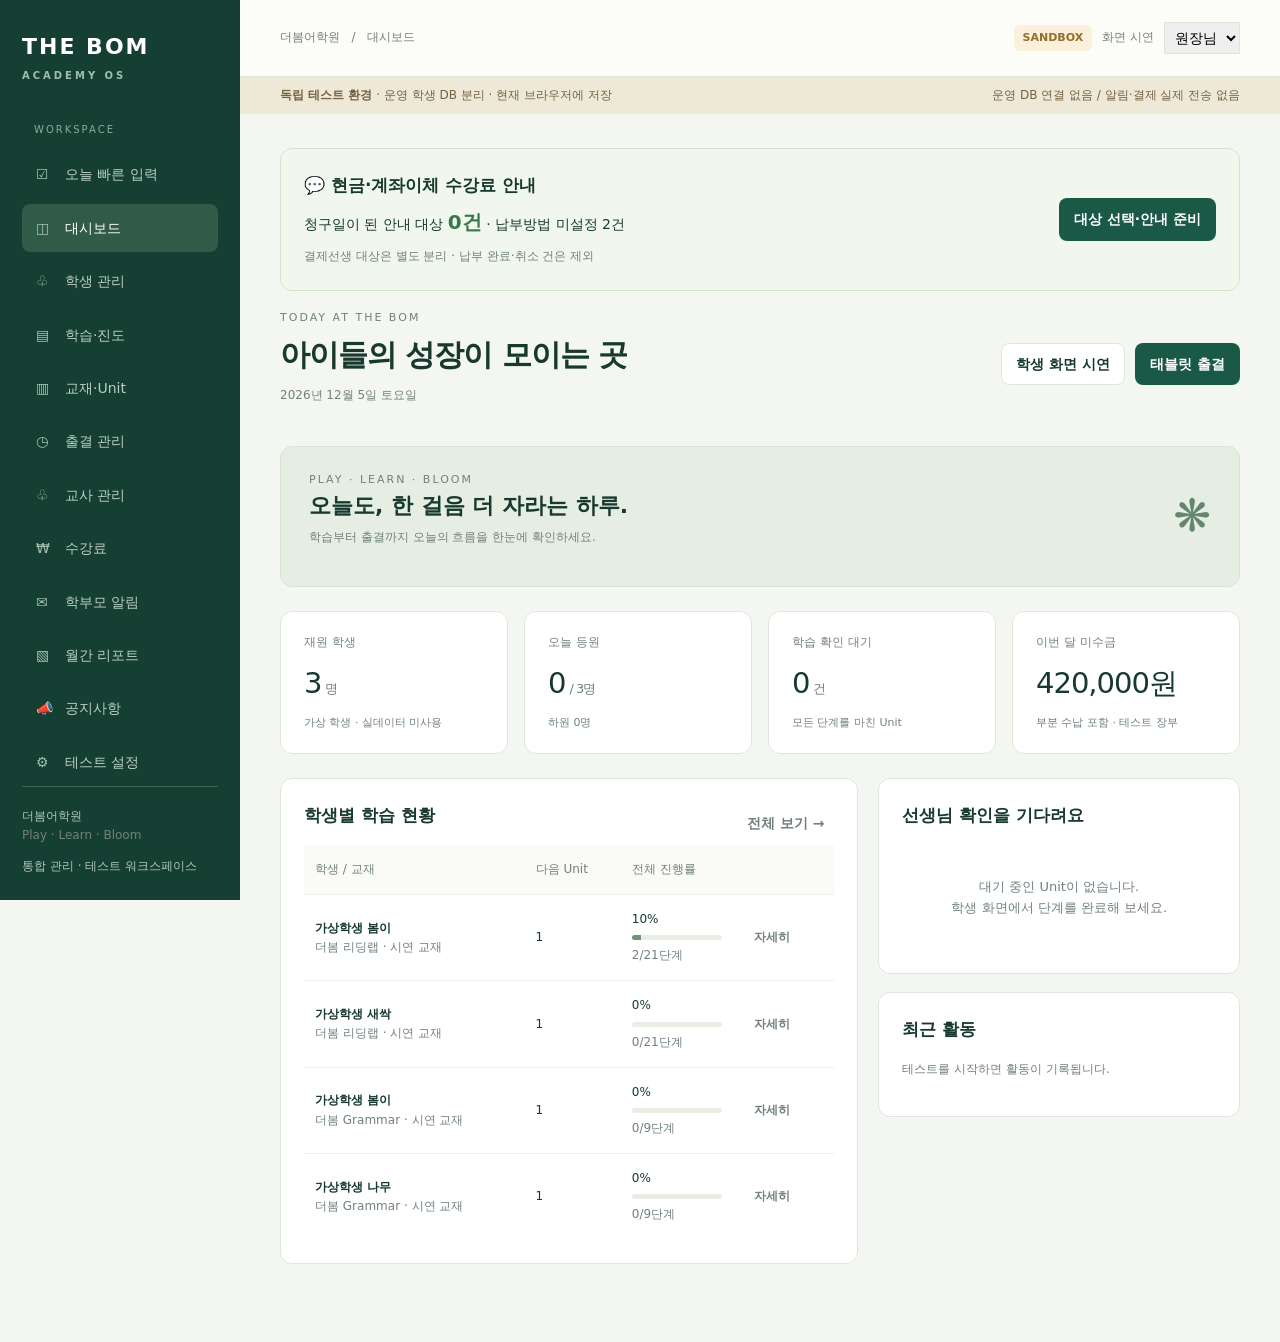
<file: preview/academy-os/index.html>
<!doctype html><html lang="ko"><head><meta charset="utf-8"><meta name="viewport" content="width=device-width,initial-scale=1"><meta name="theme-color" content="#1b5947"><meta http-equiv="Content-Security-Policy" content="default-src 'self'; connect-src 'self'; script-src 'self'; style-src 'self' 'unsafe-inline'; img-src 'self' data: blob:; media-src 'self' data: blob: https:; font-src 'self'; object-src 'none'; base-uri 'none'; form-action 'none'"><title>THE BOM ACADEMY OS · 테스트</title><link rel="stylesheet" href="styles.css?v=20261105sixsend"></head><body><div id="root"></div><div id="toast" role="status" aria-live="polite"></div><dialog id="modal"></dialog><script type="module" src="app.mjs?v=20261105sixsend"></script></body></html>
</file>
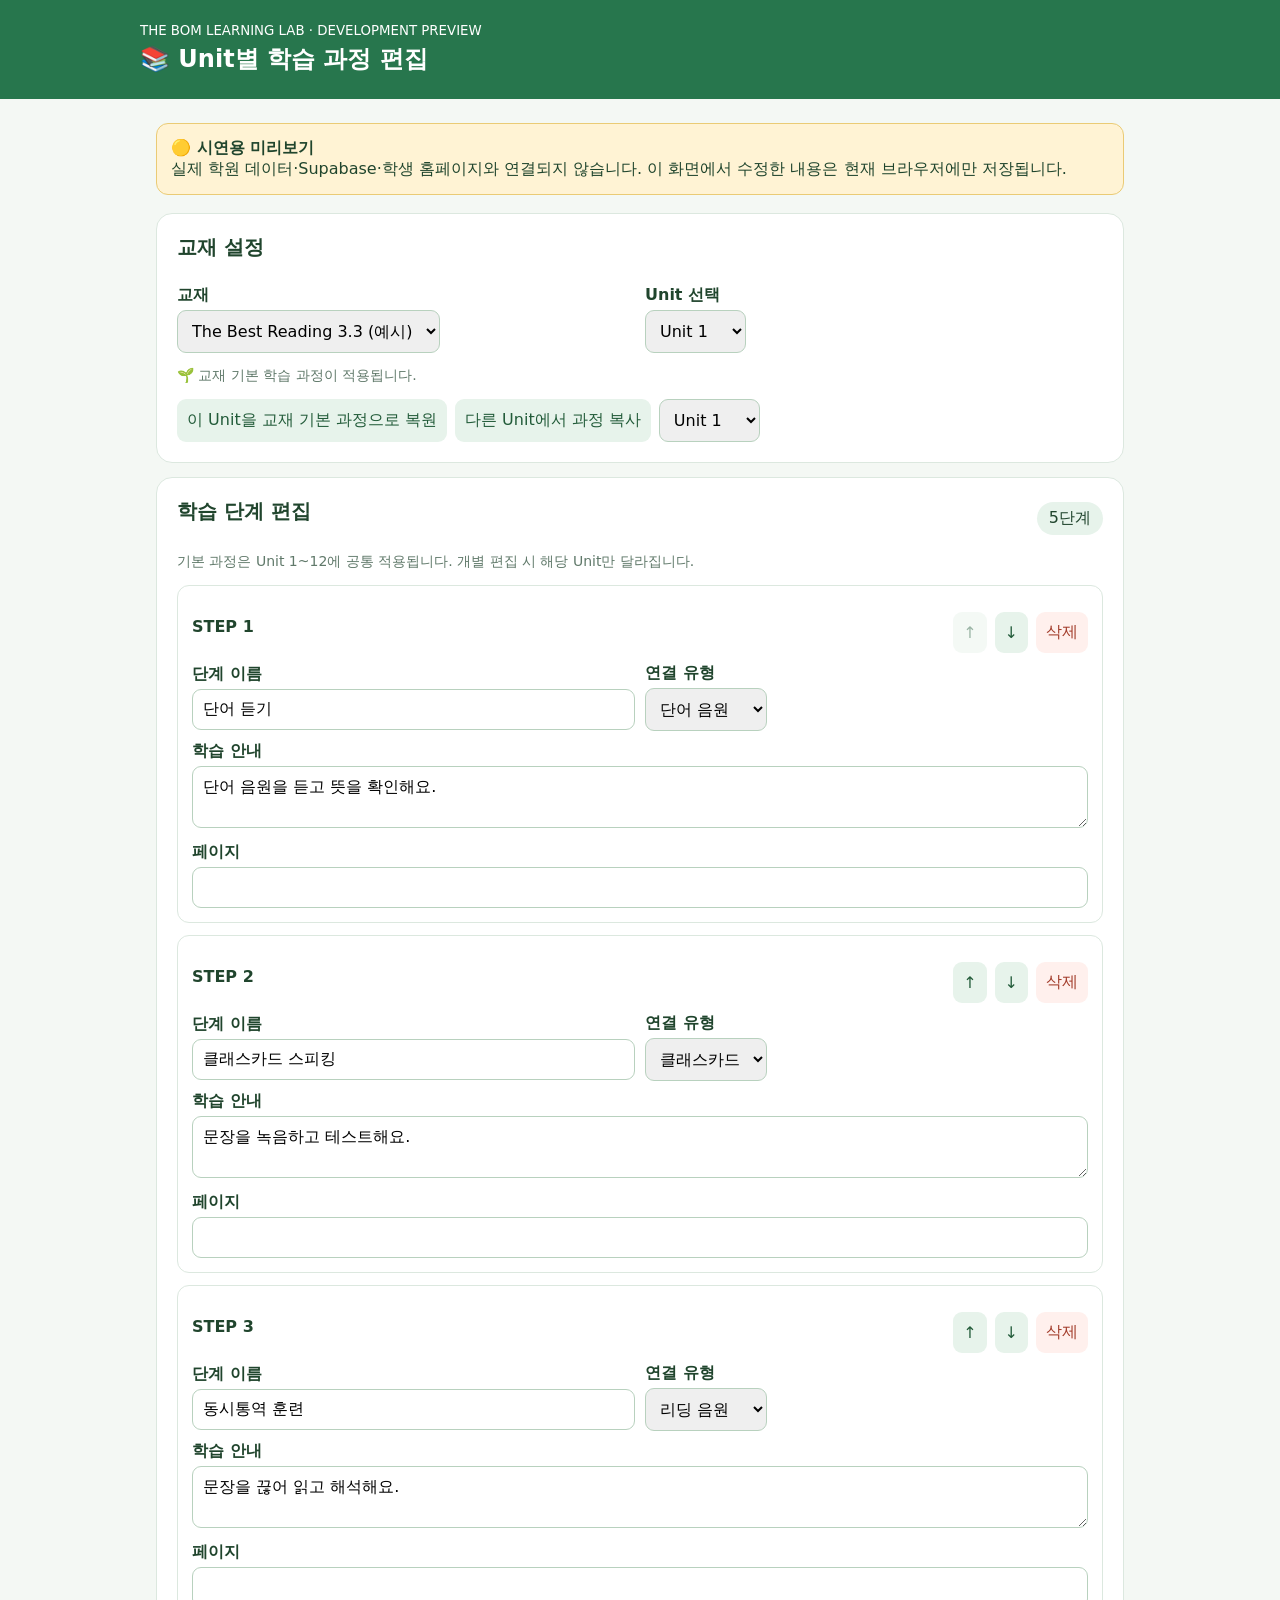
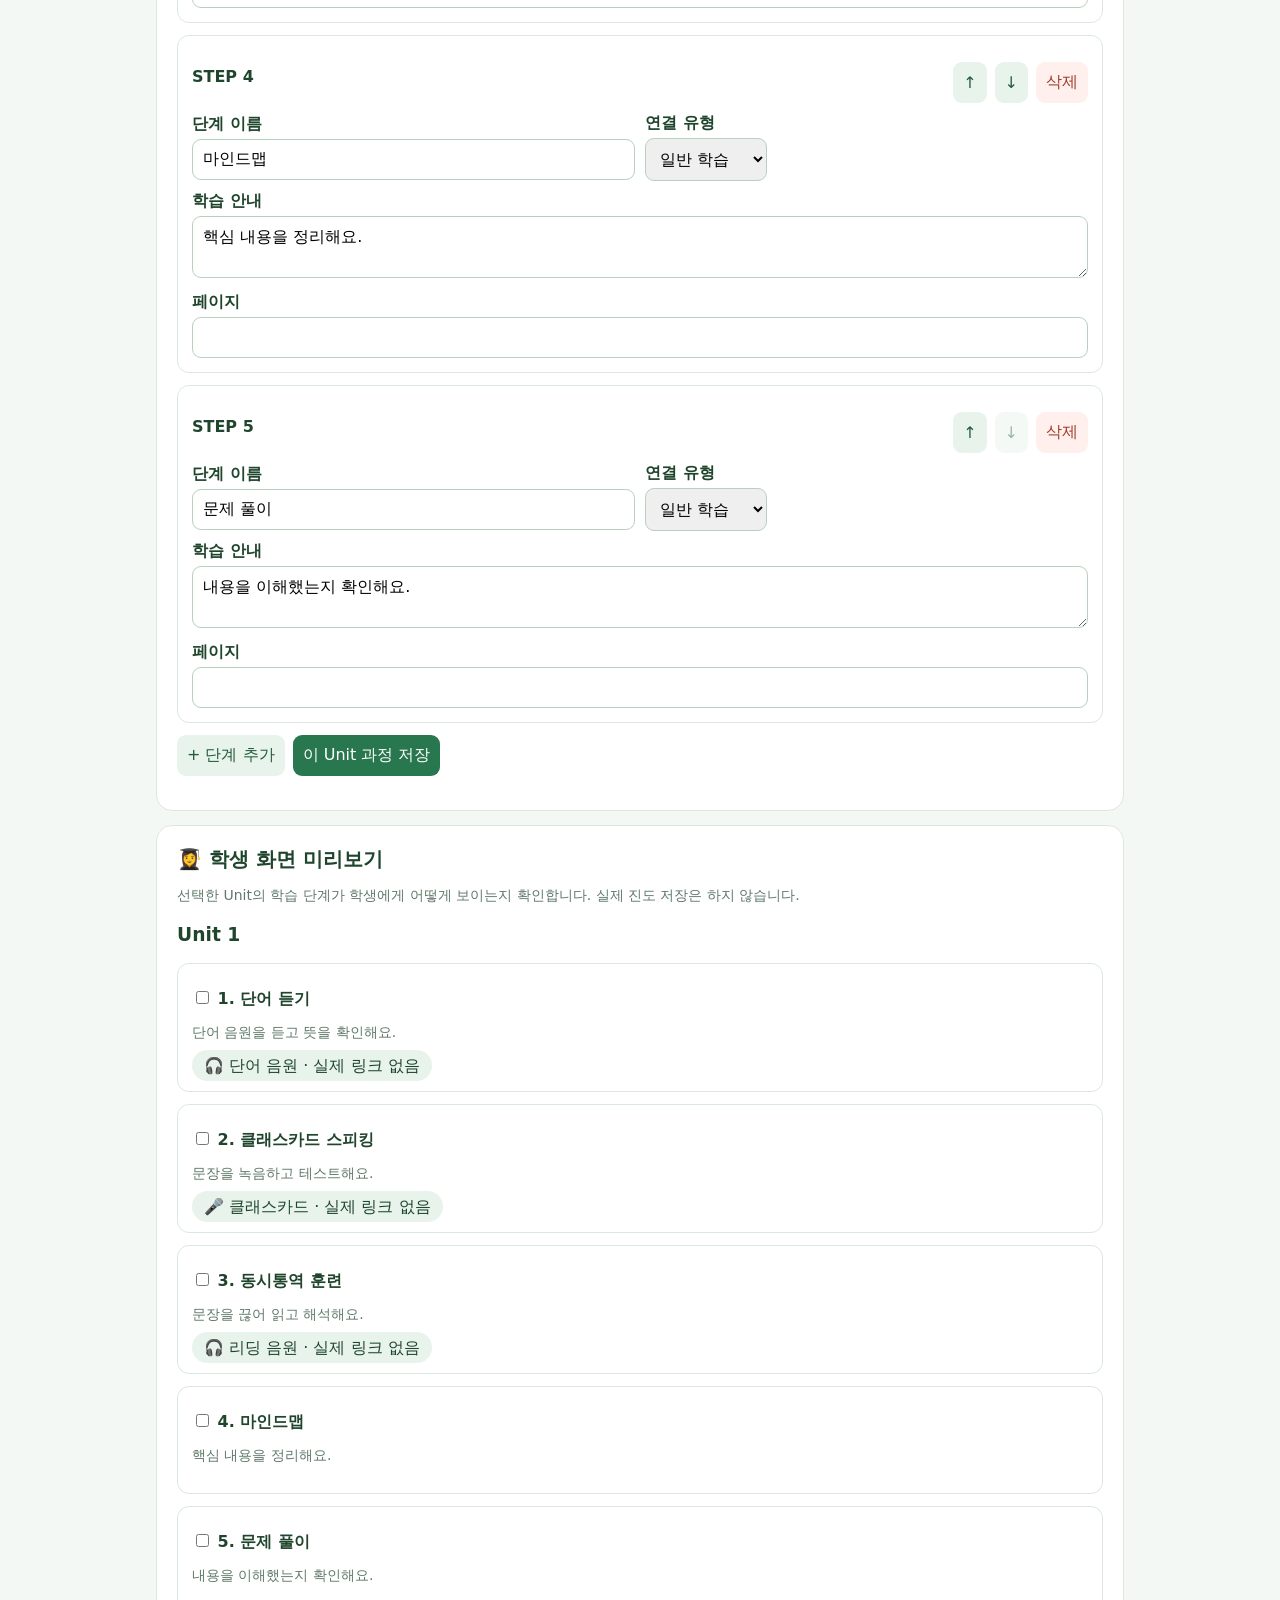
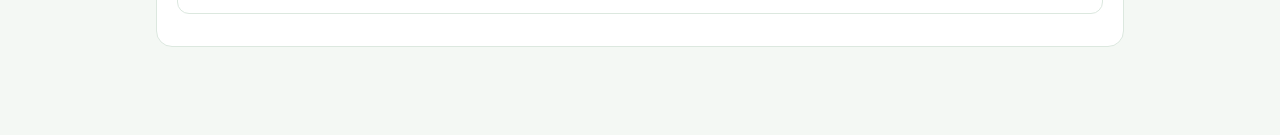
<file: preview/unit-editor-demo.html>
<!doctype html>
<html lang="ko"><head><meta charset="utf-8"><meta name="viewport" content="width=device-width,initial-scale=1"><title>THE BOM · Unit 편집 미리보기</title>
<style>
:root{font-family:system-ui,'Noto Sans KR',sans-serif;color:#20452d;background:#f4f8f4}*{box-sizing:border-box}body{margin:0}header{background:#27764d;color:white;padding:20px max(18px,calc((100vw - 1000px)/2))}header h1{margin:4px 0;font-size:24px}main{max-width:1000px;margin:24px auto;padding:0 16px 50px}.banner{background:#fff3d4;border:1px solid #eacb75;border-radius:12px;padding:14px;margin-bottom:18px}.card{background:white;border:1px solid #dce8df;border-radius:16px;padding:20px;margin:14px 0}.row{display:flex;flex-wrap:wrap;gap:10px;align-items:center}.between{justify-content:space-between}button,select,input,textarea{font:inherit;border:1px solid #b8d1be;border-radius:9px;padding:10px}button{background:#28774f;color:white;border:0;cursor:pointer}button.secondary{background:#e7f3eb;color:#225b39}button.danger{background:#fff0ed;color:#a23b2a}button:disabled{opacity:.45;cursor:not-allowed}select{max-width:100%}label{display:block;font-weight:650;margin:10px 0 4px}.field{flex:1 1 190px}input,textarea{width:100%}textarea{min-height:62px}.step{border:1px solid #dce8df;border-radius:12px;padding:14px;margin:12px 0}.muted{color:#60796a;font-size:14px}.badge{background:#e7f3eb;border-radius:20px;padding:6px 12px}.hidden{display:none}.actions{display:flex;flex-wrap:wrap;gap:8px;margin-top:12px}h2{font-size:20px;margin:0 0 14px}
</style></head><body><header><small>THE BOM LEARNING LAB · DEVELOPMENT PREVIEW</small><h1>📚 Unit별 학습 과정 편집</h1></header><main>
<div class="banner"><strong>🟡 시연용 미리보기</strong><div>실제 학원 데이터·Supabase·학생 홈페이지와 연결되지 않습니다. 이 화면에서 수정한 내용은 현재 브라우저에만 저장됩니다.</div></div>
<section class="card"><h2>교재 설정</h2><div class="row"><div class="field"><label>교재</label><select id="book"><option>The Best Reading 3.3 (예시)</option></select></div><div class="field"><label>Unit 선택</label><select id="unit"></select></div></div><p id="status" class="muted"></p><div class="actions"><button id="reset" class="secondary">이 Unit을 교재 기본 과정으로 복원</button><button id="copy" class="secondary">다른 Unit에서 과정 복사</button><select id="source" aria-label="복사할 Unit"></select></div></section>
<section class="card"><div class="row between"><h2>학습 단계 편집</h2><span class="badge" id="count"></span></div><p class="muted">기본 과정은 Unit 1~12에 공통 적용됩니다. 개별 편집 시 해당 Unit만 달라집니다.</p><div id="steps"></div><div class="actions"><button id="add" class="secondary">+ 단계 추가</button><button id="save">이 Unit 과정 저장</button></div><p id="notice" role="status" class="muted"></p></section>
<section class="card"><h2>👩‍🎓 학생 화면 미리보기</h2><p class="muted">선택한 Unit의 학습 단계가 학생에게 어떻게 보이는지 확인합니다. 실제 진도 저장은 하지 않습니다.</p><div id="student"></div></section>
</main><script>
const key='thebom-unit-preview-v1';
const defaults=[{name:'단어 듣기',desc:'단어 음원을 듣고 뜻을 확인해요.',page:'',kind:'word'},{name:'클래스카드 스피킹',desc:'문장을 녹음하고 테스트해요.',page:'',kind:'classcard'},{name:'동시통역 훈련',desc:'문장을 끊어 읽고 해석해요.',page:'',kind:'reading'},{name:'마인드맵',desc:'핵심 내용을 정리해요.',page:'',kind:''},{name:'문제 풀이',desc:'내용을 이해했는지 확인해요.',page:'',kind:''}];
let overrides={};try{const saved=JSON.parse(localStorage.getItem(key)||'{}');if(saved&&typeof saved==='object'&&!Array.isArray(saved))overrides=saved}catch{}
const $=id=>document.getElementById(id);
const esc=s=>String(s??'').replace(/[&<>"']/g,ch=>({'&':'&amp;','<':'&lt;','>':'&gt;','"':'&quot;',"'":'&#39;'}[ch]));
for(let i=1;i<=12;i++){for(let id of ['unit','source']){let o=document.createElement('option');o.value=i;o.textContent='Unit '+i;$(id).appendChild(o)}}
$('source').value='1';let draft=[];
function selected(){return $('unit').value}function sourceSteps(n){return structuredClone(overrides[n]||defaults)}
function show(){const u=selected();draft=sourceSteps(u);$('status').textContent=overrides[u]?'✏️ 이 Unit은 개별 학습 과정이 적용됩니다.':'🌱 교재 기본 학습 과정이 적용됩니다.';draw()}
function readDraft(){document.querySelectorAll('.step').forEach((el,i)=>{if(!draft[i])return;for(let field of ['name','desc','page','kind'])draft[i][field]=el.querySelector('[data-field="'+field+'"]').value})}
function draw(){const root=$('steps');root.innerHTML=draft.map((s,i)=>'<div class="step"><div class="row between"><strong>STEP '+(i+1)+'</strong><div class="actions"><button class="secondary" data-action="up" data-i="'+i+'" '+(i===0?'disabled':'')+'>↑</button><button class="secondary" data-action="down" data-i="'+i+'" '+(i===draft.length-1?'disabled':'')+'>↓</button><button class="danger" data-action="delete" data-i="'+i+'">삭제</button></div></div><div class="row"><div class="field"><label>단계 이름</label><input data-field="name" value="'+esc(s.name)+'"></div><div class="field"><label>연결 유형</label><select data-field="kind">'+[['','일반 학습'],['word','단어 음원'],['reading','리딩 음원'],['classcard','클래스카드']].map(([v,t])=>'<option value="'+v+'" '+(s.kind===v?'selected':'')+'>'+t+'</option>').join('')+'</select></div></div><label>학습 안내</label><textarea data-field="desc">'+esc(s.desc)+'</textarea><label>페이지</label><input data-field="page" value="'+esc(s.page)+'"></div>').join('');$('count').textContent=draft.length+'단계';preview()}
function preview(){const st=draft;$('student').innerHTML='<h3>Unit '+esc(selected())+'</h3>'+st.map((s,i)=>'<div class="step"><label><input type="checkbox" style="width:auto"> '+(i+1)+'. '+esc(s.name||'(이름 없음)')+'</label><p class="muted">'+esc(s.desc)+'</p>'+(s.kind?'<span class="badge">'+esc({word:'🎧 단어 음원',reading:'🎧 리딩 음원',classcard:'🎤 클래스카드'}[s.kind]||'')+' · 실제 링크 없음</span>':'')+'</div>').join('')}
$('unit').addEventListener('change',show);
$('steps').addEventListener('input',()=>{readDraft();preview()});
$('steps').addEventListener('change',()=>{readDraft();preview()});
$('steps').addEventListener('click',e=>{const btn=e.target.closest('button[data-action]');if(!btn)return;readDraft();const i=Number(btn.dataset.i),act=btn.dataset.action;if(act==='delete'){if(draft.length===1)return alert('최소 한 단계가 필요합니다.');draft.splice(i,1)}else{const j=i+(act==='up'?-1:1);if(j<0||j>=draft.length)return;[draft[i],draft[j]]=[draft[j],draft[i]]}draw()});
$('add').onclick=()=>{readDraft();draft.push({name:'',desc:'',page:'',kind:''});draw()};
$('save').onclick=()=>{readDraft();if(draft.some(x=>!x.name.trim()))return alert('모든 단계 이름을 입력해 주세요.');overrides[selected()]=structuredClone(draft);localStorage.setItem(key,JSON.stringify(overrides));$('notice').textContent='시연용 저장 완료! 실제 데이터에는 반영되지 않았습니다.';show()};
$('reset').onclick=()=>{if(!confirm('이 Unit의 시연용 개별 설정을 초기화할까요?'))return;delete overrides[selected()];localStorage.setItem(key,JSON.stringify(overrides));$('notice').textContent='기본 과정으로 복원했습니다.';show()};
$('copy').onclick=()=>{readDraft();const n=$('source').value;if(!confirm('Unit '+n+'의 학습 과정을 현재 Unit '+selected()+'으로 복사할까요? (저장 버튼을 눌러야 확정됩니다.)'))return;draft=sourceSteps(n);draw();$('notice').textContent='복사했습니다. 확인 후 저장하세요.'};
show();
</script></body></html>
</file>
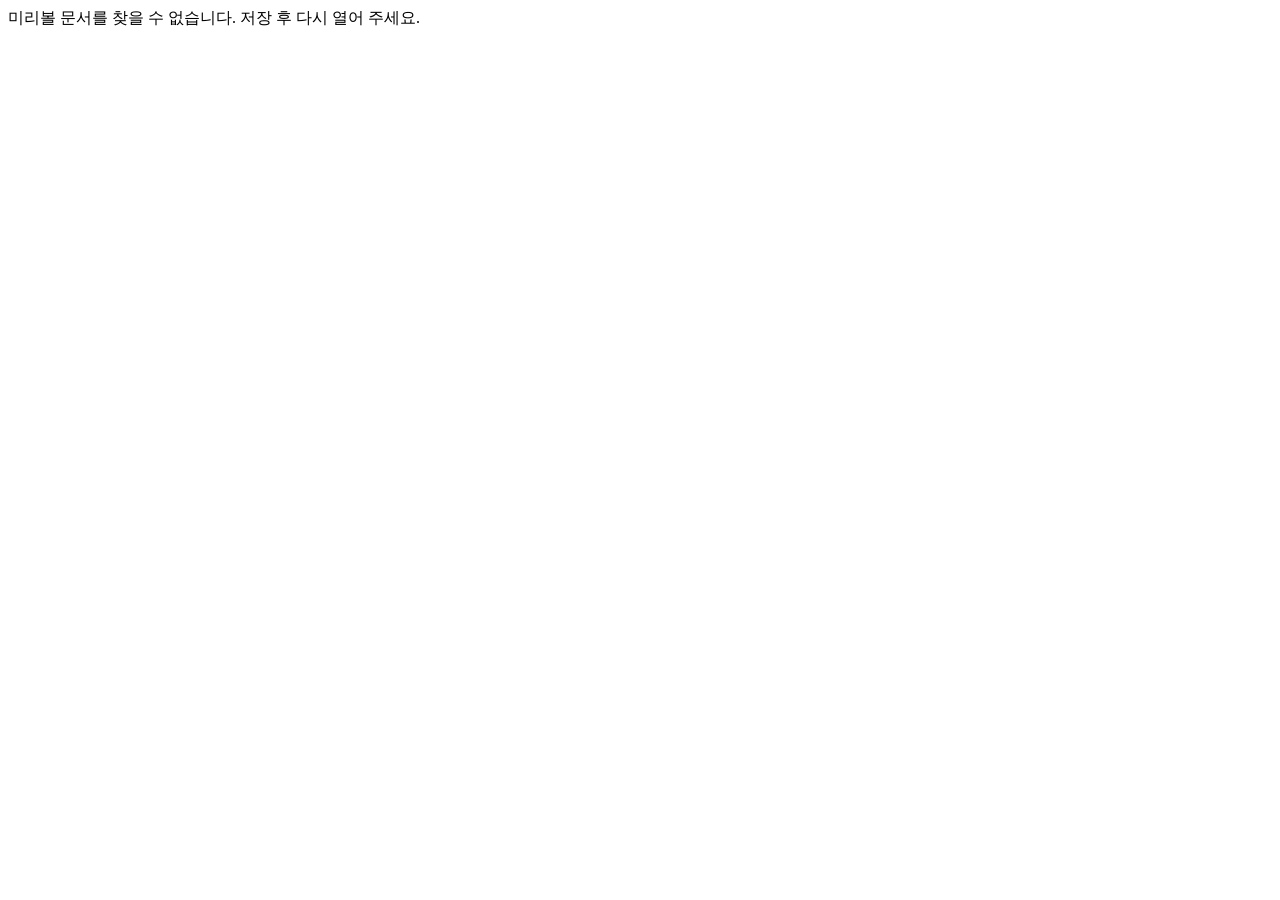
<file: preview/academy-os/parent-preview.html>
<!doctype html><html lang="ko"><head><meta charset="utf-8"><meta name="viewport" content="width=device-width,initial-scale=1"><meta name="referrer" content="no-referrer"><meta name="robots" content="noindex,nofollow"><meta http-equiv="Content-Security-Policy" content="default-src 'self'; script-src 'self'; style-src 'self' 'unsafe-inline'; connect-src 'self'; object-src 'none'; base-uri 'none'"><title>보호자 화면 미리보기 · 더봄어학원</title></head><body><p>리포트를 불러오고 있습니다.</p><script type="module" src="parent-preview.mjs?v=20261105sixsend"></script></body></html>
</file>
<file: preview/academy-os/styles.css>
:root{--green:#1b5947;--ink:#17392e;--muted:#718278;--bg:#f4f6f2;--line:#dfe6de;--pale:#e8f0e6;--gold:#ad7a32}*{box-sizing:border-box}body{margin:0;color:var(--ink);background:var(--bg);font:14px/1.6 system-ui,-apple-system,'Noto Sans KR',sans-serif}button,input,select,textarea{font:inherit}button{cursor:pointer}button:disabled{cursor:default;opacity:.45}button,a,input,select,textarea{outline-offset:4px}button{border:1px solid transparent;border-radius:8px;padding:9px 14px;background:var(--green);color:white;font-weight:650}button.secondary{background:white;border-color:var(--line);color:var(--ink)}button.quiet{background:transparent;color:var(--muted);padding:5px 9px}button.danger{background:#fff0ed;color:#a44736;border-color:#f0d4cb}a{color:var(--green)}.sidebar{position:fixed;inset:0 auto 0 0;width:240px;background:#163f33;color:#d9e8df;padding:34px 22px;display:flex;flex-direction:column;z-index:5}.brand{font-size:22px;font-weight:850;letter-spacing:2px;color:white;line-height:1.2}.brand small{display:block;font-size:10px;letter-spacing:3px;margin-top:10px;color:#9ebdb0}.side-label{font-size:10px;color:#8bab9b;letter-spacing:2px;margin:40px 12px 12px}.sidebar nav{display:grid;gap:5px}.sidebar nav button{background:none;text-align:left;color:#b9cfc2;border-radius:8px;padding:12px 13px;font-weight:500}.sidebar nav button.active{background:#315b49;color:white}.navicon{display:inline-block;width:29px;color:#a5c0af}.side-bottom{margin-top:auto;border-top:1px solid #416251;padding-top:20px;font-size:12px;color:#adc6b7}.main{margin-left:240px}.topbar{padding:22px 40px;border-bottom:1px solid var(--line);background:#fcfdf9;display:flex;align-items:center;justify-content:space-between;gap:12px}.crumb{color:var(--muted);font-size:12px}.role-control{display:flex;align-items:center;gap:10px}.role-control select{padding:6px;border-color:var(--line)}.badge{padding:4px 9px;border-radius:6px;font-size:11px;white-space:nowrap;background:var(--pale);color:var(--green);font-weight:650}.badge.amber{background:#faf0dc;color:#956c29}.badge.red{background:#f9e9e4;color:#a04a39}.test-banner{padding:9px 40px;background:#eee9d7;color:#746240;font-size:12px;display:flex;gap:10px;align-items:center;justify-content:space-between}.content{max-width:1450px;margin:auto;padding:34px 40px 60px}.eyebrow{font-size:11px;letter-spacing:2px;color:var(--muted)}h1{font-size:30px;letter-spacing:-1px;margin:5px 0 7px;font-weight:750}h2{font-size:17px;margin:0 0 16px}h3{font-size:15px;margin:0 0 9px}p{margin:4px 0 14px}.muted{color:var(--muted);font-size:12px}.page-head{display:flex;align-items:center;justify-content:space-between;gap:20px;margin-bottom:26px}.row{display:flex;align-items:center;gap:10px;flex-wrap:wrap}.between{justify-content:space-between}.metrics{display:grid;grid-template-columns:repeat(4,minmax(0,1fr));gap:16px;margin:24px 0}.metric,.card{background:#fff;border:1px solid var(--line);border-radius:12px}.metric{padding:21px 23px}.metric .num{font-size:29px;letter-spacing:-1px;margin:8px 0}.metric .num small{font-size:13px;margin-left:4px;color:var(--muted)}.metric .label{font-size:12px;color:var(--muted)}.metric .foot{font-size:11px;color:var(--muted)}.card{padding:23px;margin-bottom:18px}.columns{display:grid;grid-template-columns:1.6fr 1fr;gap:20px}.grid{display:grid;grid-template-columns:repeat(auto-fit,minmax(250px,1fr));gap:18px}.hero{padding:24px 28px;background:#e6eee3;border:1px solid #d8e4d6;border-radius:12px;display:flex;justify-content:space-between;align-items:center;gap:25px}.hero h2{font-size:22px;margin-bottom:5px}.hero .mark{font-size:45px;color:#63866c}.table-wrap{overflow-x:auto}table{width:100%;border-collapse:collapse;white-space:nowrap}td,th{text-align:left;padding:15px 11px;border-bottom:1px solid #edf0ea;font-size:12px}th{color:var(--muted);font-weight:500;background:#fafbf8}tr:last-child td{border-bottom:0}.person{display:flex;align-items:center;gap:10px}.avatar{height:34px;width:34px;background:#e9efe4;border-radius:50%;display:grid;place-items:center;color:#567555;font-size:11px}.progressbar{height:5px;border-radius:9px;background:#e9eee5;overflow:hidden;width:100%;min-width:65px;margin:6px 0}.progressbar i{display:block;height:100%;background:#6e9674}.empty{padding:32px;text-align:center;color:var(--muted);font-size:13px}.field{display:grid;gap:6px;margin-bottom:16px}.field label{font-size:12px;font-weight:650}.field input,.field select,.field textarea,input.search,select.filter{width:100%;padding:10px 12px;border:1px solid #d8e2d7;border-radius:7px;background:#fff;color:var(--ink)}textarea{min-height:95px;resize:vertical}.field textarea{white-space:pre-wrap}.formgrid{display:grid;grid-template-columns:1fr 1fr;gap:0 15px}input.search{max-width:260px}.tabs{display:flex;gap:8px;margin:18px 0;flex-wrap:wrap}.tabs button{background:white;color:var(--muted);border:1px solid var(--line)}.tabs button.active{background:var(--green);color:white}.step{padding:17px;border:1px solid var(--line);border-radius:9px;margin:10px 0}.step.done{background:#f0f6ed}.step label{display:flex;gap:12px;align-items:center;font-weight:650}.step input[type=checkbox]{accent-color:var(--green);width:19px;height:19px}.step p{margin:9px 0 0 31px;white-space:pre-wrap}.step audio{display:block;max-width:100%;margin-top:12px}.number{font-size:10px;color:var(--muted);letter-spacing:1px}dialog{border:1px solid var(--line);border-radius:14px;padding:27px;max-width:760px;width:calc(100% - 28px);max-height:90vh;color:var(--ink)}dialog::backdrop{background:#0d261ba6}dialog h2{font-size:20px}dialog .actions{display:flex;justify-content:flex-end;gap:9px;margin-top:22px;position:sticky;bottom:-27px;background:white;padding:16px 0}.stepedit{padding:15px;background:#f8faf6;border:1px solid var(--line);border-radius:8px;margin:10px 0}.note{font-size:12px;background:#f7f2e6;border-radius:8px;padding:12px 15px;color:#7b6840;margin-bottom:16px}.activity{padding:13px 0;border-bottom:1px solid #edf0ea}.activity:last-child{border:0}.dot{width:7px;height:7px;border-radius:50%;background:#739b73;display:inline-block;margin-right:9px}.week label{display:inline-flex;align-items:center;gap:4px;padding:7px}.report{max-width:820px;margin:auto;background:white;border:1px solid var(--line);padding:40px;border-radius:12px}.report header{border-bottom:2px solid var(--green);padding-bottom:18px;margin-bottom:22px}.report .comment{white-space:pre-wrap;padding:18px;background:#f4f7f0;border-radius:8px}.kiosk{max-width:480px;margin:30px auto;text-align:center}.kiosk input{font-size:30px;text-align:center;letter-spacing:15px}.keys{display:grid;grid-template-columns:repeat(3,1fr);gap:10px;margin:18px 0}.keys button{padding:17px;font-size:23px;background:white;color:var(--ink);border-color:var(--line)}#toast{position:fixed;bottom:25px;left:50%;transform:translateX(-50%);background:#183f32;color:white;max-width:90%;border-radius:9px;padding:12px 20px;z-index:30;display:none;font-size:13px}.file{display:none}.link-button{background:none;color:var(--green);padding:0;border:0}.balance{font-variant-numeric:tabular-nums}.student-shell{max-width:960px;margin:0 auto}.mobile-brand{display:none}.stepedit .field{margin-bottom:10px}.checkgroup{display:flex;gap:15px;padding:8px 0}.checkgroup label{display:flex;align-items:center;gap:5px}button:focus-visible,a:focus-visible{outline:3px solid #d6ac58}.print-only{display:none}@media(max-width:1050px){.sidebar{width:200px;padding:26px 16px}.main{margin-left:200px}.topbar{padding:18px 24px}.content{padding:25px 24px}.test-banner{padding:9px 24px}.metrics{grid-template-columns:repeat(2,1fr)}.columns{grid-template-columns:1fr}.role-control{flex-wrap:wrap}}@media(max-width:700px){.sidebar{position:relative;width:100%;padding:18px}.brand{font-size:17px}.brand small,.side-label,.side-bottom{display:none}.sidebar nav{display:flex;overflow-x:auto;margin-top:18px;gap:6px}.sidebar nav button{padding:9px 12px;white-space:nowrap;font-size:12px}.navicon{width:20px}.main{margin:0}.topbar{padding:12px 18px}.crumb{display:none}.content{padding:22px 16px}.test-banner{padding:9px 16px;display:block}.test-banner span{display:block}h1{font-size:25px}.page-head{align-items:flex-start;gap:10px;flex-wrap:wrap}.metric{padding:17px}.metric .num{font-size:24px}.card{padding:17px}.hero{padding:20px}.hero .mark{display:none}.formgrid{grid-template-columns:1fr}.report{padding:22px}.badge{font-size:10px}.grid{grid-template-columns:1fr}}@media print{body{background:white}.sidebar,.topbar,.test-banner,.page-head,.tabs,.no-print,#toast,dialog{display:none!important}.main{margin:0}.content{padding:0}.report{border:0;max-width:none}.print-only{display:block}.report{break-inside:avoid}button{display:none!important}}
/* Familiar Learning Lab: visible forms and simple horizontal navigation. */
.classic-lab{max-width:1100px;margin:auto}.lab-intro{padding:25px 28px;background:#e8f5eb;border:1px solid #d5e8d8;border-radius:20px;margin-bottom:20px}.lab-intro h1{font-size:27px;margin:9px 0}.lab-intro p{margin-bottom:0;color:#577060}.lab-tabs{display:flex;flex-wrap:wrap;gap:8px;margin:0 0 22px}.lab-tabs button{background:white;color:#28774f;border:1px solid #d8e7dc;border-radius:24px;padding:10px 16px}.lab-tabs button.active{background:#28774f;color:white}.classic-lab .card{border-radius:17px}.classic-lab .formgrid{grid-template-columns:repeat(3,minmax(0,1fr))}.lab-item{display:flex;justify-content:space-between;gap:15px;padding:18px 0;border-bottom:1px solid #e3ece4;align-items:center;flex-wrap:wrap}.lab-item:last-child{border:0}.lab-item p{margin:6px 0 0}.lab-count{font-size:30px;color:#28774f}.lab-week{display:block}.lab-week .week{margin-top:10px}.lab-form{max-width:100%}.classic-lab button{min-height:42px}.lab-item button{padding:8px 12px;font-size:12px}
/* Student garden: one full-width learning page, large targets, quiet guidance. */
.student-mode{background:#f5faf2;min-height:100vh;color:#284c37}.student-mode .sidebar{display:none}.student-mode .main{margin:0}.student-mode .topbar{max-width:none;background:#fffef9;border-bottom:1px solid #deead7;padding:14px max(20px,calc((100vw - 940px)/2));gap:10px}.student-mode .crumb{font-weight:800;color:#2b714d;font-size:14px}.student-mode .crumb::before{content:'🌿 ';font-size:20px}.student-mode .test-banner{background:#f3efdc;color:#82764f;padding:7px max(20px,calc((100vw - 940px)/2));font-size:10px}.student-mode .content{padding:28px 20px 35px;max-width:980px}.student-mode .card{border-radius:23px;border-color:#dce9d6;padding:25px 28px;box-shadow:0 3px 0 #e9f0e3;margin-bottom:20px}.student-shell{max-width:900px}.student-welcome{display:flex;justify-content:space-between;align-items:center;min-height:160px;padding:25px 34px;margin-bottom:18px;background:#e6f3d9;border:1px solid #d3e6be;border-radius:27px;position:relative;overflow:hidden}.student-kicker{font-size:10px;letter-spacing:2px;font-weight:800;color:#769366}.student-welcome h1{font-size:32px;font-weight:850;letter-spacing:-1px;margin:8px 0}.student-welcome h1 span{font-size:27px}.student-welcome p{color:#6e8960;margin:0;font-size:14px}.sprout-friend{height:112px;width:140px;position:relative;flex-shrink:0;margin-right:20px}.sprout-face{position:absolute;bottom:0;left:35px;width:88px;height:79px;border-radius:43% 43% 45% 45%;background:#fff9da;border:2px solid #d6dfa9;transform:rotate(-6deg);box-shadow:0 5px 0 #cfdfb8}.sprout-face i{position:absolute;top:30px;left:23px;background:#437345;height:7px;width:6px;border-radius:50%}.sprout-face i:nth-child(2){left:57px}.sprout-face b{position:absolute;left:34px;top:34px;font-size:21px;color:#437345}.sprout-face::before,.sprout-face::after{content:'';position:absolute;width:13px;height:7px;border-radius:50%;background:#f4cdb0;top:43px;left:9px}.sprout-face::after{left:62px}.leaf{position:absolute;width:43px;height:23px;background:#80b46e;border:2px solid #699957;border-radius:80% 5% 80% 5%;top:11px;left:40px;transform:rotate(43deg);z-index:1}.leaf.right{left:77px;top:6px;transform:rotate(-20deg)}.demo-student{font-size:11px;color:#819174;margin:0 5px 18px}.demo-student summary{cursor:pointer}.demo-student select{margin:9px;border:1px solid #d2e1ca;background:white;padding:6px 10px;border-radius:8px}.student-mode h2{font-size:18px;margin:0 0 19px;display:flex;align-items:center;gap:10px;letter-spacing:-.5px}.section-number{display:inline-grid;place-items:center;background:#e5f0da;color:#568344;width:27px;height:27px;border-radius:50%;font-size:13px}.section-emoji{font-size:20px;margin-left:2px}.book-picks{display:grid;grid-template-columns:repeat(2,minmax(0,1fr));gap:13px}.book-pick{display:flex;align-items:center;gap:13px;border:2px solid #e4eadf;border-radius:17px;background:#fffefa;color:#34553a;text-align:left;padding:15px;min-height:99px;position:relative;transition:border-color .15s}.book-pick.selected{background:#f0f8e9;border-color:#81ac67}.book-cover{font-size:37px;flex-shrink:0;display:grid;place-items:center;width:50px;height:60px;background:#e4f0da;border-radius:9px}.book-cover.cover-1{background:#fff0d9}.book-cover.cover-2{background:#e4eef4}.book-pick strong{display:block;font-size:14px;line-height:1.5;overflow-wrap:anywhere}.book-pick small{display:block;font-size:10px;color:#829271;margin-top:6px;font-weight:500}.book-tick{margin-left:auto;width:23px;height:23px;display:grid;place-items:center;flex-shrink:0;border-radius:50%;background:#edf1e7;font-size:13px;color:#93a087}.book-pick.selected .book-tick{background:#80a966;color:white}.unit-picks{display:grid;grid-template-columns:repeat(auto-fill,minmax(105px,1fr));gap:10px;max-height:250px;overflow-y:auto;padding:2px}.unit-pick{border:1px solid #dde7d5;background:#fbfcf7;color:#6d8063;padding:11px 8px;border-radius:14px;min-height:65px}.unit-pick span{font-weight:800;display:block;font-size:14px}.unit-pick small{font-weight:500;font-size:10px;display:block;margin-top:3px}.unit-pick.selected{background:#e4f1d7;color:#3c7139;border:2px solid #86ac69}.unit-pick.approved:not(.selected){background:#fff9e8;border-color:#e9dcad;color:#8d7a45}.student-total{margin:16px 1px 0;font-size:11px}.student-total .progressbar{height:5px;margin-top:8px;background:#eef2e8}.student-mode .progressbar i{background:#95b979}.student-lesson .row h2{margin-bottom:0}.lesson-pill{font-size:11px;color:#65834f;background:#eef5e7;border-radius:20px;padding:7px 13px}.lesson-progress{margin:20px 0 18px;padding:16px 19px;background:#f5f8ef;border-radius:15px}.lesson-progress-top{display:flex;align-items:center;justify-content:space-between;gap:10px;color:#63814b;font-size:12px}.lesson-progress-top>span{font-weight:800}.lesson-progress .progressbar{height:9px;background:#e2ead9;margin:10px 0 7px}.growth-dots{display:flex;justify-content:space-between;gap:6px}.growth-dots span{text-align:center;flex:1;color:#c9d7be;font-size:16px;line-height:1.1}.growth-dots .grown{font-size:14px}.student-step{border:1px solid #e0e8d8;border-radius:18px;margin:13px 0;background:#fffefc;overflow:hidden}.student-step.next{border:2px solid #96b97b;background:#fefff9}.student-step.done{background:#f2f8ec;border-color:#d9e6cf}.step-label{cursor:pointer;display:flex;align-items:center;gap:12px;padding:19px 19px 9px;min-height:80px}.step-label input{order:4;width:23px;height:23px;accent-color:#6e9b50;flex-shrink:0;margin-left:4px;cursor:pointer}.step-number{display:grid;place-items:center;height:34px;width:34px;border-radius:12px;background:#eef1e6;color:#849475;font-size:12px;font-weight:800;flex-shrink:0}.student-step.next .step-number{background:#dfeccf;color:#5c7c48}.student-step.done .step-number{background:#8cae6e;color:white}.step-heading{display:block;flex:1}.step-heading strong{display:block;font-size:16px;letter-spacing:-.3px;line-height:1.5}.step-heading small{font-size:11px;display:block;color:#93a084;margin-top:3px}.step-state{font-size:10px;color:#9aa78d;white-space:nowrap}.student-step.done .step-state{color:#79a159;font-weight:750}.step-body{padding:0 22px 20px 66px}.step-body p{font-size:12px;color:#7f8f70;white-space:pre-wrap;line-height:1.8;margin:0 0 8px}.step-body audio{width:100%;max-width:520px;height:45px;margin-top:8px}.audio-pending{display:inline-block;font-size:10px;color:#9aa68e;background:#f6f7f0;border-radius:8px;padding:7px 10px}.classcard-play{display:flex;align-items:center;justify-content:space-between;gap:15px;background:#fff1d9;color:#8b6b32;border:1px solid #ebd6ac;border-radius:12px;padding:12px 17px;text-decoration:none;font-size:13px;font-weight:750;max-width:320px;margin-top:12px}.student-finish{background:#f5efd9;color:#91804b;border-radius:13px;padding:16px;text-align:center;font-size:12px;margin-top:20px}.student-footer{text-align:center;color:#88a173;font-size:13px;margin-top:30px;line-height:2}.student-footer small{font-size:9px;letter-spacing:2px;color:#a4b299}.student-mode .role-control select{font-size:11px}.student-mode .role-control .badge{display:none}
@media(max-width:1050px){.classic-lab .formgrid{grid-template-columns:1fr 1fr}.student-mode .topbar{padding:12px 22px}.student-mode .test-banner{padding:7px 22px}}@media(max-width:700px){.classic-lab .formgrid{grid-template-columns:1fr}.lab-intro{padding:20px}.lab-tabs{gap:6px}.lab-tabs button{font-size:12px;padding:8px 12px}.student-mode .content{padding:18px 13px 30px}.student-mode .topbar{padding:12px 16px}.student-mode .crumb{display:block;font-size:12px}.student-mode .test-banner{padding:6px 16px}.student-mode .test-banner span:last-child{display:none}.student-mode .card{padding:20px 17px;border-radius:21px}.student-welcome{padding:24px 22px;min-height:145px;border-radius:24px}.student-welcome h1{font-size:26px}.student-welcome p{font-size:12px}.sprout-friend{transform:scale(.75);transform-origin:right center;width:98px;margin-right:0}.student-mode h2{font-size:16px;gap:8px}.book-picks{grid-template-columns:1fr}.book-pick{min-height:87px}.student-units>.row{gap:0}.student-units>.row .muted{font-size:10px;margin:0 0 12px 35px}.unit-picks{grid-template-columns:repeat(auto-fill,minmax(80px,1fr))}.lesson-pill{font-size:10px;padding:5px 9px}.student-lesson>.row h2{font-size:15px}.student-lesson>.row{gap:12px}.step-label{padding:16px 13px 9px;gap:9px}.step-heading strong{font-size:14px}.step-state{display:none}.step-label input{width:24px;height:24px}.step-body{padding:0 15px 17px 56px}.step-body p{font-size:12px}.step-number{height:31px;width:31px;border-radius:10px}.lesson-progress{padding:14px}.demo-student{font-size:10px}.student-finish{font-size:11px;line-height:1.8}.sprout-face{left:13px}.leaf{left:18px}.leaf.right{left:55px}}
@media(prefers-reduced-motion:reduce){.book-pick{transition:none}}
/* Fast daily entry: compact class register with focus-preserving autosave. */
.daily-workspace{max-width:1500px;margin:auto}.daily-workspace .page-head{margin-bottom:20px}.daily-grade-tabs{display:flex;gap:7px;flex-wrap:wrap;margin-bottom:15px}.daily-grade-tabs button{background:#fff;color:#627467;border:1px solid #dce6de;padding:9px 19px;border-radius:9px;font-size:13px;min-height:40px}.daily-grade-tabs button.active{background:#e7f2e7;color:#286742;border-color:#86ad8b;font-weight:800}.daily-toolbar{background:#fff;padding:14px 16px;border:1px solid var(--line);border-radius:12px;display:flex;align-items:center;justify-content:space-between;gap:15px;flex-wrap:wrap}.daily-toolbar input[type=date]{border:1px solid #d6e2d8;padding:8px 11px;border-radius:8px;background:#fff;font:inherit;min-height:40px}.daily-toolbar .search{width:175px}.daily-filter{font-size:12px;display:flex;align-items:center;gap:6px;white-space:nowrap}.daily-filter input{accent-color:var(--green);width:16px;height:16px}.daily-date-label{font-size:12px;color:#7b8a7a}.daily-hint{display:flex;justify-content:space-between;gap:15px;flex-wrap:wrap;font-size:12px;color:#748771;margin:16px 3px 13px}.daily-hint kbd{font:inherit;border:1px solid #d9e3d6;background:white;border-radius:4px;padding:1px 5px}.daily-summary{display:flex;gap:20px;align-items:center;flex-wrap:wrap;background:#edf4eb;border:1px solid #dce8d7;border-radius:10px;padding:12px 16px;margin-bottom:15px;font-size:12px;color:#6b8063}.daily-summary b{color:#37634a}.daily-summary .text-green,.text-green{color:#25835c}.daily-summary .text-red,.text-red{color:#c36655}.daily-table-wrap{border:1px solid #d9e4d9;border-radius:12px;overflow:auto;background:white;max-height:70vh}.daily-table{width:100%;min-width:990px;table-layout:fixed;border-collapse:separate;border-spacing:0}.daily-table thead{position:sticky;top:0;z-index:3}.daily-table th{background:#eaf3ed;color:#557160;padding:16px 12px;font-size:12px;white-space:normal;border-bottom:1px solid #cfdfd1;font-weight:750}.daily-table th:nth-child(2){width:300px}.daily-table th:nth-child(5){width:155px}.daily-table td{padding:18px 11px;border-bottom:1px solid #e2eae0;vertical-align:middle;background:#fff;font-size:12px}.daily-table tr:nth-child(even) td{background:#fafcf8}.daily-table tr:focus-within td{background:#f3f9ef}.daily-table td.daily-student-col,.daily-table th.daily-student-col{position:sticky;left:0;z-index:2;width:145px;background:#f2f7f0;white-space:normal;border-right:1px solid #dce7d7}.daily-table th.daily-student-col{z-index:4;background:#e3efe5}.daily-student-col strong{display:block;font-size:13px;color:#31513c;line-height:1.5;overflow-wrap:anywhere}.daily-student-col small{display:block;color:#96a08e;font-size:10px;margin-top:5px}.daily-homework-col{width:132px;text-align:center}.daily-score-col{width:160px}.daily-status-col{width:95px;text-align:center}.daily-unit-line{display:flex;align-items:center;gap:7px;margin-bottom:8px;min-width:0}.daily-unit-line>span{font-size:11px;color:#66805e;white-space:normal;line-height:1.5;flex:1;min-width:0;overflow-wrap:anywhere}.daily-unit-line select{width:90px;flex-shrink:0;background:white;border:1px solid #c9ddc9;border-radius:7px;padding:7px;color:#315e3b;min-height:37px;font-size:12px;font-weight:650}.daily-remove{background:none;color:#a8b3a2;font-size:18px;line-height:1;border:0;padding:4px}.daily-add-book{border:0;color:#7a9b6b;background:transparent;font-size:10px;max-width:100%;padding:5px 0;min-height:26px}.hw-buttons{display:flex;gap:5px;align-items:center;justify-content:center}.hw-buttons button{width:34px;height:37px;padding:0;border:1px solid #dae4d6;background:white;color:#a0ad97;font-size:15px;font-weight:700;border-radius:7px}.hw-buttons .hw-o{color:#348d66}.hw-buttons .hw-x{color:#ce7a68}.hw-buttons .hw-o.selected{background:#e4f5e9;border-color:#5ea87c;color:#207243;box-shadow:0 0 0 1px #5ea87c}.hw-buttons .hw-x.selected{background:#fff0eb;border-color:#ce8874;color:#b15948;box-shadow:0 0 0 1px #ce8874}.hw-buttons .hw-clear{width:25px;font-size:12px}.hw-buttons .hw-clear.selected{background:#f1f3ed;color:#8e9d80}.daily-score-inputs{display:flex;gap:5px;align-items:center}.daily-score-inputs input{font:inherit;font-size:16px;font-weight:750;width:65px;min-height:41px;padding:7px 5px;text-align:center;border:1px solid #c4d8c7;border-radius:7px;color:#2f6943;background:white;appearance:textfield;-moz-appearance:textfield}.daily-score-inputs input::-webkit-inner-spin-button,.daily-score-inputs input::-webkit-outer-spin-button{-webkit-appearance:none;margin:0}.daily-score-inputs input[data-daily-field=wordMax]{width:47px;font-size:12px;color:#94a38a;border-color:#e1e8dc;font-weight:500}.daily-score-inputs>span{color:#a9b6a2}.daily-score-col>small{font-size:9px;color:#9ba892;display:block;margin-top:6px;white-space:normal}.daily-note{width:100%;min-width:0;padding:10px 9px;border:1px solid #dfe7d9;border-radius:7px;background:#fff;font-size:11px;color:#56724a;min-height:39px}.daily-note::placeholder{color:#a2ae9a}.daily-status-col [data-daily-status]{display:block;font-size:10px;white-space:normal}.save-saved{color:#6b9d69}.save-blank{color:#acb5a4}.save-saving,.save-dirty{color:#b1954b}.save-error{color:#ba5c4c;font-weight:700}.daily-row-save{background:transparent;border:0;color:#7d9671;font-size:10px;padding:3px 6px;min-height:26px}.daily-table input:focus,.daily-table select:focus{outline:2px solid #8bb478;outline-offset:1px}.daily-bottom{font-size:11px;margin:14px 3px 0}.daily-table tr[hidden],#daily-filter-empty[hidden]{display:none!important}@media(max-width:700px){.daily-grade-tabs{flex-wrap:nowrap;overflow-x:auto;padding-bottom:7px}.daily-grade-tabs button{white-space:nowrap;padding:8px 14px}.daily-toolbar{padding:12px}.daily-toolbar .row{gap:7px}.daily-toolbar .search{width:150px}.daily-date-label{display:none}.daily-hint{font-size:11px;gap:6px}.daily-summary{gap:10px 20px;font-size:11px}.daily-table-wrap{max-height:75vh}.daily-table{min-width:950px}.daily-table td.daily-student-col,.daily-table th.daily-student-col{width:125px}.daily-workspace .page-head h1{font-size:25px}}
.profile-section{padding-top:19px;margin-top:18px;border-top:1px solid #e0e9dd;font-size:15px}.profile-check{display:flex;align-items:center;gap:8px;font-size:12px;margin:12px 0}.profile-check input{width:17px;height:17px;accent-color:var(--green)}.schedule-slot{display:flex;align-items:center;gap:9px;background:#f4f8f0;padding:11px;border:1px solid #e0e9da;border-radius:9px;margin:9px 0}.schedule-slot select,.schedule-slot input{padding:8px;border:1px solid #cdddca;border-radius:7px;background:white;min-width:0;font-size:12px}.schedule-slot select{flex:1}.schedule-slot input{width:115px}.schedule-slot span{color:#8ba17c}.schedule-slot .quiet{font-size:11px}.profile-section+.formgrid{margin-top:14px}@media(max-width:600px){.schedule-slot{gap:6px;padding:8px;flex-wrap:wrap}.schedule-slot input{width:93px}.schedule-slot select{flex:none;width:82px}.schedule-slot .quiet{margin-left:auto}}
.notice-overview{display:flex;align-items:center;justify-content:space-between;gap:18px;background:#f1f7ed;border-color:#d4e3cb}.notice-overview h2{margin-bottom:7px}.notice-overview p{margin-bottom:6px}.notice-overview p b{font-size:20px;color:#37774e}.notice-preview-item{border:1px solid #dce6d7;padding:16px;border-radius:12px;margin-bottom:13px}.notice-preview-item textarea{min-height:215px}.notice-preview-item h3{margin-bottom:8px}@media(max-width:700px){.notice-overview{align-items:flex-start;flex-direction:column}}

#toast{align-items:flex-start;gap:14px;overflow-wrap:anywhere}#toast>span{flex:1;white-space:pre-wrap}.notice-close{background:transparent;color:inherit;border:1px solid #ffffff66;padding:2px 8px;white-space:nowrap;font-size:12px}dialog #toast.dialog-notice{position:sticky;top:-27px;bottom:auto;left:auto;transform:none;max-width:none;width:100%;z-index:10;margin:0 0 18px;border:1px solid #b7cabf;box-shadow:0 3px 12px #17392e22;outline-offset:2px}

.parent-actions{padding:18px;background:#edf4e9;border:1px solid #dce8d4;border-radius:12px;margin:16px 0}.parent-link-button{display:inline-block;padding:11px 16px;border:1px solid #b9cfb6;border-radius:9px;background:white;text-decoration:none;font-weight:700;margin:6px 8px 8px 0}.notice-summary{white-space:pre-wrap;padding:16px;background:#f5f7f1;border-radius:10px}.parent-actions .muted{margin:10px 0 0}
</file>
